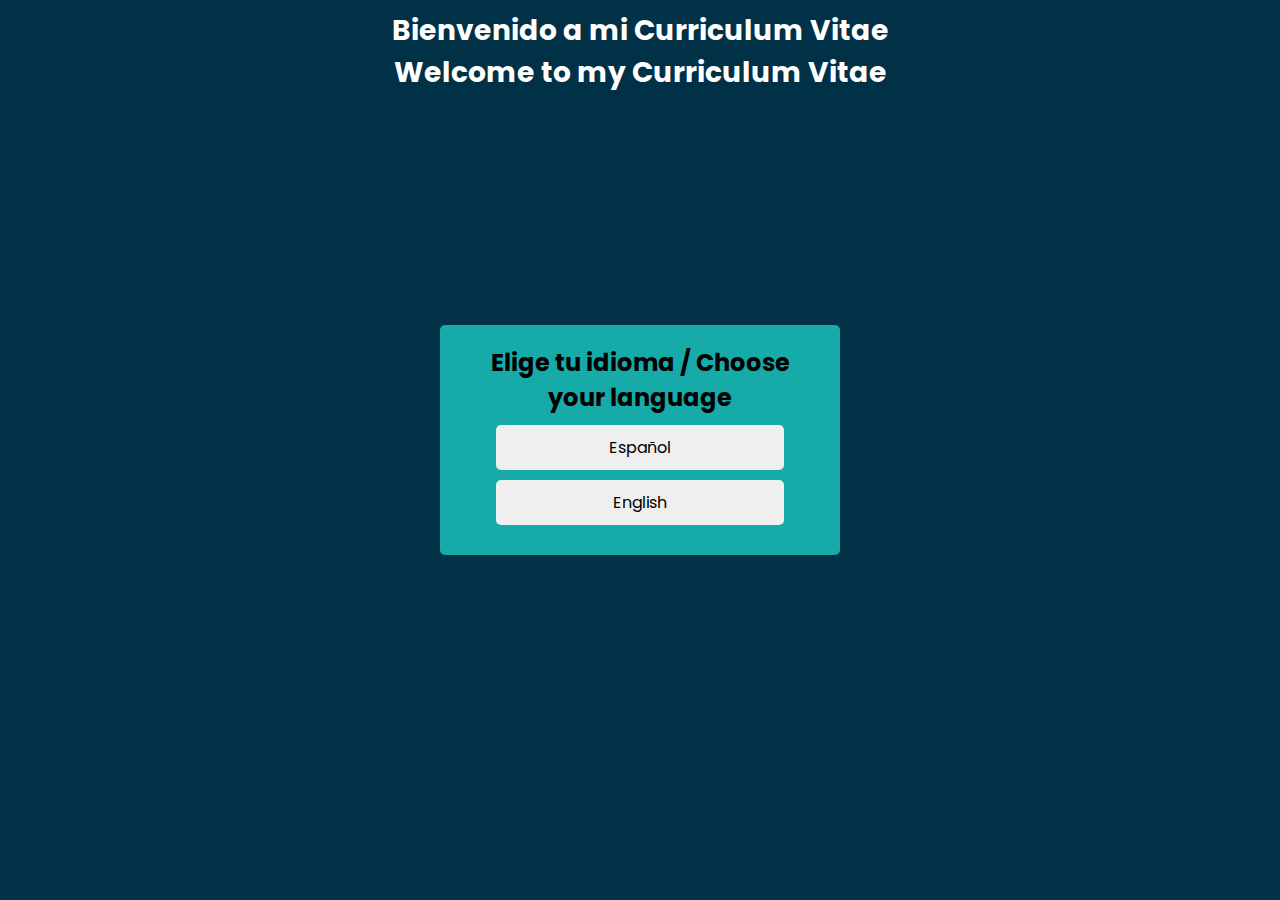
<file: index.html>
<!DOCTYPE html>
<html lang="es">
    <head>
        <meta name="viewport" content="width=device-width, initial-scale=1.0">
        <title>Curriculum Vitae Rodrigo Agustín Miguel</title>
        <link rel="stylesheet" href="https://cdnjs.cloudflare.com/ajax/libs/font-awesome/4.7.0/css/font-awesome.css" integrity="sha512-5A8nwdMOWrSz20fDsjczgUidUBR8liPYU+WymTZP1lmY9G6Oc7HlZv156XqnsgNUzTyMefFTcsFH/tnJE/+xBg==" crossorigin="anonymous" referrerpolicy="no-referrer" />
        <link rel="stylesheet" type="text/css" href="style.css">
        <meta name="viewport" content="width=device-width, initial-scale=1.0">
        <style>
        img { max-width: 100%; height: auto;}
        </style>
    </head>
<body>
    <script src="logica.js"></script>

    <div id="welcomeText">
        <h3>Bienvenido a mi Curriculum Vitae</h3>
        <h3>Welcome to my Curriculum Vitae</h3>
    </div>

    <div class="languageModal">
        <div class="modal-content">
            <h2>Elige tu idioma / Choose your language</h2>
            <button class="modal-button" onclick="chooseLanguage('es')">Español</button>
            <button class="modal-button" onclick="chooseLanguage('en')">English</button>
        </div>
    </div>
</body>
</html>
</file>
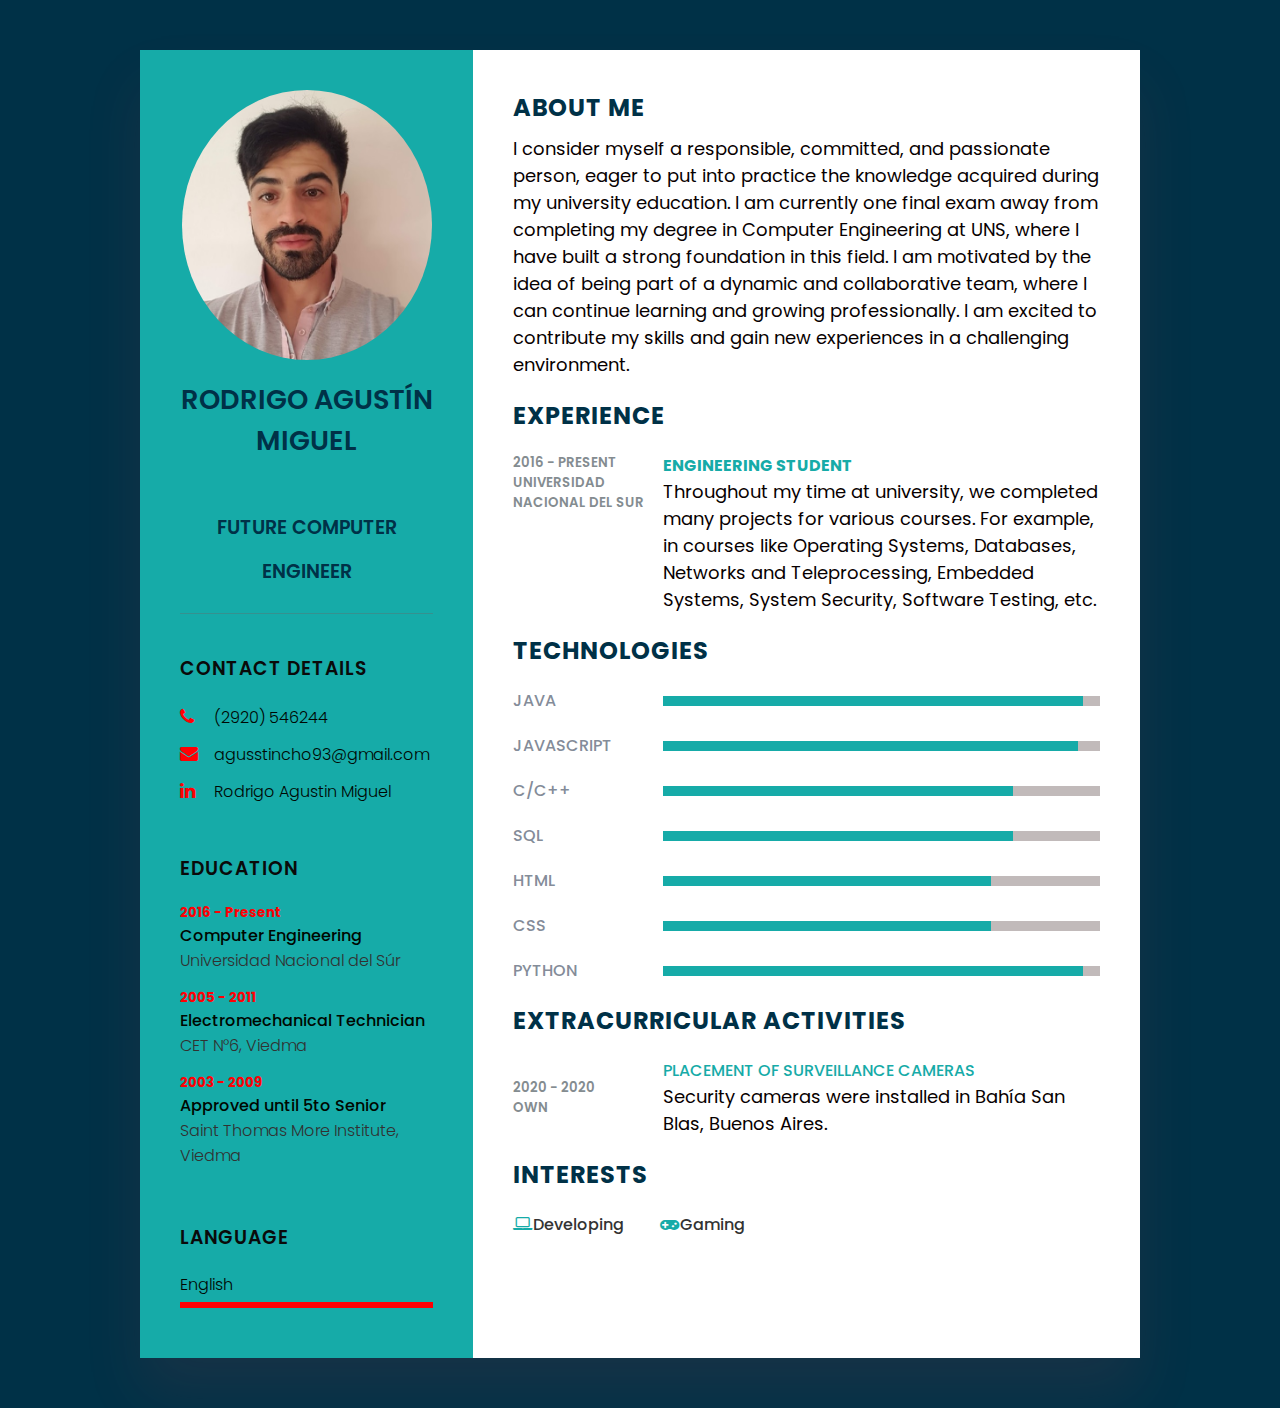
<file: curriculum-EN.html>
<!DOCTYPE html>
<html lang="es">
<head>
    <meta name="viewport" content="width=device-width, initial-scale=1.0">
    <title>Curriculum Vitae Rodrigo Agustín Miguel</title>
    <link rel="stylesheet" href="https://cdnjs.cloudflare.com/ajax/libs/font-awesome/4.7.0/css/font-awesome.css" integrity="sha512-5A8nwdMOWrSz20fDsjczgUidUBR8liPYU+WymTZP1lmY9G6Oc7HlZv156XqnsgNUzTyMefFTcsFH/tnJE/+xBg==" crossorigin="anonymous" referrerpolicy="no-referrer" />
    <link rel="stylesheet" type="text/css" href="style.css">
    <meta name="viewport" content="width=device-width, initial-scale=1.0">
    <style>
    img { max-width: 100%; height: auto;}
    </style>
</head>

<body>
    <script src="logica.js"></script>
    <div class="container">
        <div class="left_Side">
            <div class="profileText">
                <div class="imgBx">
                    <img src="FotoPerfil.JPG">
                </div>
                <h2>Rodrigo Agustín Miguel<br><span> <br> Future Computer Engineer</span></h2>
            </div>
            <div class="contactInfo">
            <h3 class="title">Contact details</h3>
            <ul>
                <li>
                    <span class="icon"><i class="fa fa-phone" aria-hidden="true"></i></span>
                    <span class="text" onclick="direccionarWP()">(2920) 546244</span>
                </li>
                <li>
                    <span class="icon"><i class="fa fa-envelope" aria-hidden="true"></i></span>
                    <span class="text" onclick="direccionarMail()">agusstincho93@gmail.com</span>
                </li>
                
                <li>
                    <span class="icon"><i class="fa fa-linkedin" aria-hidden="true"></i></span>
                    <span class="text" onclick="direccionarLI()">Rodrigo Agustin Miguel</span>
                </li>
                
            </ul>
        </div>
        <div class="contactInfo education">
            <h3 class="title">EDUCATION</h3>
            <ul>
                <li>
                   <h5>2016 - Present</h5>
                   <h4>Computer Engineering</h4>
                   <h4>Universidad Nacional del Súr </h4>
                </li>
                <li>
                    <h5>2005 - 2011</h5>
                    <h4>Electromechanical Technician</h4>
                    <h4>CET N°6, Viedma</h4>
                 </li>
                 <li>
                    <h5>2003 - 2009</h5>
                    <h4>Approved until 5to Senior</h4>
                    <h4>Saint Thomas More Institute, Viedma</h4>
                 </li>
            </ul>
        </div>
        <div class="contactInfo language">
            <h3 class="title">LANGUAGE</h3>
            <ul>
                <li>
                    <span class="text">English</span>
                    <span class="percent"></span>
                    <div style="width: 90%;"></div>
                </li>
                
            </ul>
        </div>
    </div>
  <div class="right_Side">
  <div class="about">
    <h2 class="title2">About me</h2>
    <p>I consider myself a responsible, committed, and passionate person, eager to put into practice 
        the knowledge acquired during my university education. I am currently one final exam away from 
        completing my degree in Computer Engineering at UNS, where I have built a strong foundation in 
        this field. I am motivated by the idea of being part of a dynamic and collaborative team, where 
        I can continue learning and growing professionally. I am excited to contribute my skills and gain 
        new experiences in a challenging environment.</p>
  </div>
  <div class="about">
    <h2 class="title2">Experience</h2>
    <div class="box">
        <div class="year_company">
            <h5>2016 - Present</h5>
            <h5>Universidad Nacional del Sur</h5>
        </div>
        <div class="text">
            <h4>Engineering Student</h4>
            <p>Throughout my time at university, we completed many projects for various courses. 
                For example, in courses like Operating Systems, Databases, Networks and Teleprocessing, 
                Embedded Systems, System Security, Software Testing, etc.</p>
        </div>
    </div>
  
</div>
    <div class="about skills">
    <h2 class="title2">Technologies</h2>

    <div class="box">
        <h4>JAVA</h4>
        <div class="percent">
            <div style="width:96%;"></div>
        </div>
    </div>
    <div class="box">
        <h4>JAVASCRIPT</h4>
        <div class="percent">
        <div style="width: 95%;"></div>
    </div>
    </div>
    <div class="box">
        <h4>C/C++</h4>
        <div class="percent">
            <div style="width:80%;"></div>
        </div>
    </div>
    <div class="box">
        <h4>SQL</h4>
        <div class="percent">
            <div style="width:80%;"></div>
        </div>
    </div>
    <div class="box">
    <h4>Html</h4>
    <div class="percent">
    <div style="width:75%;"></div>
</div>
</div>

<div class="box">
    <h4>CSS</h4>
    <div class="percent">
    <div style="width: 75%;"></div>
</div>
</div>

<div class="box">
    <h4>PYTHON</h4>
    <div class="percent">
        <div style="width:96%;"></div>
    </div>
</div>

<div class="about">
    <h2 class="title3">Extracurricular Activities</h2>
    <div class="box">
        <div class="year_company">
            <h5>2020 - 2020</h5>
            <h5>Own</h5>
        </div>
        <div class="text">
            <h4>Placement of surveillance cameras </h4>
            <p>Security cameras were installed in Bahía San Blas, Buenos Aires.</p>
        </div>
    </div>
  
</div>


</div>
<div class="About interest">
    <h2 class="title2">Interests</h2>
    <ul>
        <li><i class="fa fa-laptop" aria-hidden="true"></i>Developing</li>
        <li><i class="fa fa-gamepad" aria-hidden="true"></i>Gaming</li>
    </ul>
</div>

</div>
</div>

    
</body>
</html>
</file>
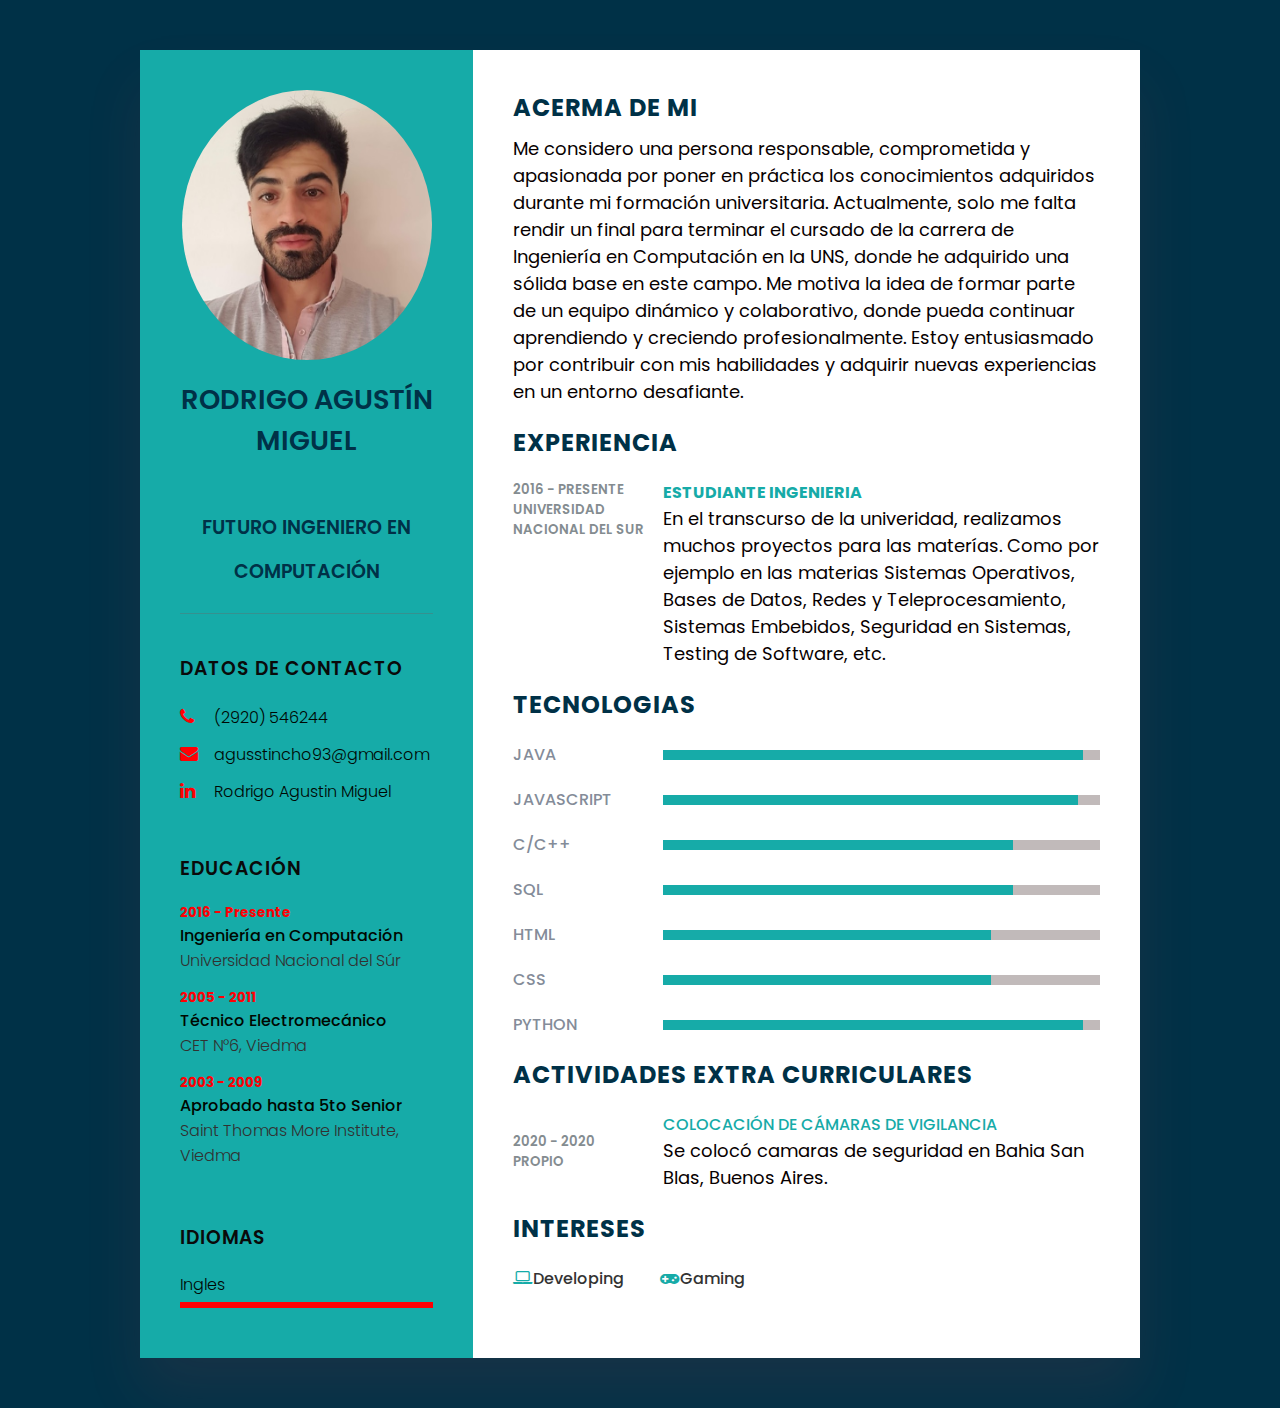
<file: curriculum-ES.html>
<!DOCTYPE html>
<html lang="es">
<head>
    <meta name="viewport" content="width=device-width, initial-scale=1.0">
    <title>Curriculum Vitae Rodrigo Agustín Miguel</title>
    <link rel="stylesheet" href="https://cdnjs.cloudflare.com/ajax/libs/font-awesome/4.7.0/css/font-awesome.css" integrity="sha512-5A8nwdMOWrSz20fDsjczgUidUBR8liPYU+WymTZP1lmY9G6Oc7HlZv156XqnsgNUzTyMefFTcsFH/tnJE/+xBg==" crossorigin="anonymous" referrerpolicy="no-referrer" />
    <link rel="stylesheet" type="text/css" href="style.css">
    <meta name="viewport" content="width=device-width, initial-scale=1.0">
    <style>
    img { max-width: 100%; height: auto;}
    </style>
</head>
<body>
    <script src="logica.js"></script>
    <div class="container">
        <div class="left_Side">
            <div class="profileText">
                <div class="imgBx">
                    <img src="FotoPerfil.JPG">
                </div>
                <h2>Rodrigo Agustín Miguel<br><span> <br> Futuro Ingeniero en Computación</span></h2>
            </div>
            <div class="contactInfo">
            <h3 class="title">Datos de contacto</h3>
            <ul>
                <li>
                    <span class="icon"><i class="fa fa-phone" aria-hidden="true"></i></span>
                    <span class="text" onclick="direccionarWP()">(2920) 546244</span>
                </li>
                <li>
                    <span class="icon"><i class="fa fa-envelope" aria-hidden="true"></i></span>
                    <span class="text" onclick="direccionarMail()">agusstincho93@gmail.com</span>
                </li>
                
                <li>
                    <span class="icon"><i class="fa fa-linkedin" aria-hidden="true"></i></span>
                    <span class="text" onclick="direccionarLI()">Rodrigo Agustin Miguel</span>
                </li>
                
            </ul>
        </div>
        <div class="contactInfo education">
            <h3 class="title">EDUCACIÓN</h3>
            <ul>
                <li>
                   <h5>2016 - Presente</h5>
                   <h4>Ingeniería en Computación</h4>
                   <h4>Universidad Nacional del Súr </h4>
                </li>
                <li>
                    <h5>2005 - 2011</h5>
                    <h4>Técnico Electromecánico</h4>
                    <h4>CET N°6, Viedma</h4>
                 </li>
                 <li>
                    <h5>2003 - 2009</h5>
                    <h4>Aprobado hasta 5to Senior</h4>
                    <h4>Saint Thomas More Institute, Viedma</h4>
                 </li>
            </ul>
        </div>
        <div class="contactInfo language">
            <h3 class="title">IDIOMAS</h3>
            <ul>
                <li>
                    <span class="text">Ingles</span>
                    <span class="percent"></span>
                    <div style="width: 90%;"></div>
                </li>
                
            </ul>
        </div>
    </div>
  <div class="right_Side">
  <div class="about">
    <h2 class="title2">Acerma de mi</h2>
    <p>Me considero una persona responsable, comprometida y apasionada por poner en práctica los conocimientos adquiridos
        durante mi formación universitaria. 
        Actualmente, solo me falta rendir un final para terminar el cursado de la carrera de Ingeniería en Computación en
        la UNS, donde he adquirido una sólida base en este campo. 
        Me motiva la idea de formar parte de un equipo dinámico y colaborativo, donde pueda continuar aprendiendo y 
        creciendo profesionalmente. Estoy entusiasmado por contribuir con mis habilidades y adquirir nuevas experiencias
         en un entorno desafiante.</p>
  </div>
  <div class="about">
    <h2 class="title2">Experiencia</h2>
    <div class="box">
        <div class="year_company">
            <h5>2016 - Presente</h5>
            <h5>Universidad Nacional del Sur</h5>
        </div>
        <div class="text">
            <h4>Estudiante Ingenieria</h4>
            <p>En el transcurso de la univeridad, realizamos muchos proyectos para las materías. Como por ejemplo en 
                las materias Sistemas Operativos, Bases de Datos, Redes y Teleprocesamiento, Sistemas Embebidos, 
                Seguridad en Sistemas, Testing de Software, etc.</p>
        </div>
    </div>
  
</div>
    <div class="about skills">
    <h2 class="title2">Tecnologias</h2>

    <div class="box">
        <h4>JAVA</h4>
        <div class="percent">
            <div style="width:96%;"></div>
        </div>
    </div>
    <div class="box">
        <h4>JAVASCRIPT</h4>
        <div class="percent">
        <div style="width: 95%;"></div>
    </div>
    </div>
    <div class="box">
        <h4>C/C++</h4>
        <div class="percent">
            <div style="width:80%;"></div>
        </div>
    </div>
    <div class="box">
        <h4>SQL</h4>
        <div class="percent">
            <div style="width:80%;"></div>
        </div>
    </div>
    <div class="box">
    <h4>Html</h4>
    <div class="percent">
    <div style="width:75%;"></div>
</div>
</div>

<div class="box">
    <h4>CSS</h4>
    <div class="percent">
    <div style="width: 75%;"></div>
</div>
</div>

<div class="box">
    <h4>PYTHON</h4>
    <div class="percent">
        <div style="width:96%;"></div>
    </div>
</div>

<div class="about">
    <h2 class="title3">Actividades extra curriculares</h2>
    <div class="box">
        <div class="year_company">
            <h5>2020 - 2020</h5>
            <h5>Propio</h5>
        </div>
        <div class="text">
            <h4>Colocación de cámaras de vigilancia </h4>
            <p>Se colocó camaras de seguridad en Bahia San Blas, Buenos Aires.</p>
        </div>
    </div>
  
</div>


</div>
<div class="About interest">
    <h2 class="title2">Intereses</h2>
    <ul>
        <li><i class="fa fa-laptop" aria-hidden="true"></i>Developing</li>
        <li><i class="fa fa-gamepad" aria-hidden="true"></i>Gaming</li>
    </ul>
</div>

</div>
</div>

    
</body>
</html>
</file>
<file: style.css>
@import url('https://fonts.googleapis.com/css?family=Poppins:200,300,400,500,600,700,800,900&display=swap');
*

{ 
    margin:0;
    padding:0;
    box-sizing:border-box;
    font-family: 'Poppins', sans-serif;

}
body
{
    background: #003147;
    display: flex;
    justify-content: center;
    align-items: center;
    min-height:100vh;
}
.container
{
    position: relative;
    width: 100%;
    max-width: 1000px;
    min-height: 1000px;
    background: #fff;
    margin:50px;
    display: grid;
    grid-template-columns: 1fr 2fr ;
    box-shadow: 0 35px 55px rgba(211, 68, 68, 0.1);
}
.container .left_Side
{
    position: relative;
    background: #16aba8;
    padding: 40px;
}

.profileText
{
    position: relative;
    display:flex;
    flex-direction: column;
    align-items: center;
    padding-bottom: 20px;
    border-bottom: 1px solid rgba(179, 46, 46, 0.2);
}
.profileText .imgBx
{
    position:relative;
    width: 250px;
    height:270px;
    border-radius: 60%;
    overflow:hidden;

}
.profileText .imgBx img
{
    position: absolute;
    top: 0;
    left: 0;
    width: 100%;
    height: 100%;
    object-fit: cover;
}
.profileText h2
{
    color: #003147;
    font-size: 1.7em;
    margin-top: 20px;
    text-transform: uppercase;
    text-align: center;
    font-weight: 600;
    line-height: 1.5em;
}

.cvbutton {
    margin-top: 20px;
    text-align: center;
}

#downloadPDF{
    display: block;
    margin: 10px auto;
    padding: 10px 20px;
    font-size: 16px;
    cursor: pointer;
    border: none;
    border-radius: 5px;
    width: 60%;
    cursor: pointer;
    transition: background-color 0.3s ease;
}
.profileText h2 span
{
    color: #003147;
    font-size: 0.7em;
    font-style: 200;
}
.contactInfo
{
    padding-top: 40px ;
}
.title
{
    color: #0a0a0a;
    text-transform: uppercase;
    font-weight: 600;
    letter-spacing: 1px;
    margin-bottom: 20px;

}

.contactInfo ul
{
position: relative;
}
.contactInfo ul li
{
position: relative;
list-style: none;
margin: 10px 0;
cursor: pointer;
}
.contactInfo ul li .icon
{
    display: inline-block;
    width: 30px;
    font-size: 18px;
    color: #ff0004;
}
.contactInfo ul li span
{
    color: rgb(0, 7, 2);
    font-weight: 300;
}
.contactInfo.education li
{
margin-bottom: 15px;

}
.contactInfo.education h5
{
    color: #ff0004;
    font-weight: 650;
}
.contactInfo.education h4
{
    color: rgb(49, 49, 49);
    font-weight: 300;
}
.contactInfo.education h4:nth-child(2)
{
/*color: rgb(49, 49, 49);*/
color: rgb(0, 7, 1);
font-weight: 500;
}
.contactInfo.language .percent
{
    position: relative;
    width: 100%;
    height: 6px;
    background: #ff0004;
    display: block;
    margin-top: 5px;
}
.contactInfo.language .percent div
{
    position: absolute;
    top: 0;
    left: 0;
    height: 50%;
    background: rgb(148, 8, 8);
}
.container .right_Side
{
    position: relative;
    background: #fff;
    padding: 40px;
}
.about 
{
    margin-bottom: 20px;

}
.about:last-child
{
    margin-bottom: 0;
}
.title2
{
    color:#003147;
    text-transform: uppercase;
    letter-spacing: 1px;
    margin-bottom: 10px;
}
.title3
{
    color:#003147;
    text-transform: uppercase;
    letter-spacing: 1px;
    margin-bottom: 10px;
}
p
{
    color: rgb(7, 0, 0);
    font-size: 18px;
}
.about .box
{
    display:flex ;
    flex-direction: row;
    margin: 20px 0;
}
.about .box .year_company
{
    min-width: 150px;
}
.about .box .year_company h5
{
    text-transform: uppercase;
    color: #848c90;
    font-weight: 600;
}
.about .box .text h4{
    text-transform: uppercase;
    color: #16aba8;
    font-size: 16px;
}
.skills .box
{
    position: relative;
    width: 100%;
    display:grid;
    grid-template-columns: 150px 1fr;
    justify-content: center;
align-items: center;
}
.skills .box h4
{
    text-transform: uppercase;
    color: #848c99;
    font-weight: 500;

}
.skills .box .percent
{
    position: relative;
    width: 100%;
    height: 10px;
    background: #c1baba;
}
.skills .box .percent div 
{
position: absolute;
top: 0;
left: 00;
height: 100%;
background: #16aba8;
}
.interest ul{
    display: grid;
    grid-template-columns: repeat(4,1fr);
}
.interest ul li 
{
    list-style: none;
    color: #333;
    font-weight: 500;
    margin: 10px 0;
}
.interest ul li .fa 
{
    color: #16aba8;
    font-size: 18px;
    width: 20px;
}

/* Estilo para el fondo de la ventana modal */
.languageModal {
    background: #003147;
    display: flex;
    justify-content: center;
    align-items: center;
    position: fixed;
    z-index: 1000;
    left: 0;
    top: 0;
    width: 100%;
    height: 100%;
    flex-direction: column; /* Permite la colocación vertical de elementos */
}

/* Estilo para el contenido de la ventana modal */
.modal-content {
    padding: 20px;
    width: 80%;
    max-width: 400px;
    background-color: #16aba8;
    border-radius: 5px;
    text-align: center;
    margin-top: 0; /* Empuja el modal hacia la parte inferior */
    margin-bottom: 20px; /* Espacio desde el borde inferior */
}

/* Estilo para los botones */
.modal-button {
    display: block;
    margin: 10px auto;
    padding: 10px 20px;
    font-size: 16px;
    cursor: pointer;
    border: none;
    border-radius: 5px;
    width: 80%; /* Para que los botones ocupen el 80% del ancho disponible */
}

.modal-button:hover {
    background-color: #fff;
}

/* Ajuste del texto de bienvenida */
#welcomeText {
    position: fixed;
    top: 10px; /* Espacio desde el borde superior */
    width: 100%;
    text-align: center;
    color: #fff;
    z-index: 1100;
    padding: 0 10px; /* Añadir padding para asegurarse de que el texto no toque los bordes */
    font-size: 1.5rem;
}


/* Media query para dispositivos móviles */
@media (max-width: 768px) {
    .modal-content {
        width: 90%; /* Ajustar el tamaño del modal en pantallas más pequeñas */
    }

    .modal-button {
        width: 100%; /* Hacer que los botones ocupen el 100% del ancho del modal en móviles */
    }

    #welcomeText {
        font-size: 1.2rem; /* Ajustar el tamaño del texto para pantallas pequeñas */
    }
}
</file>
